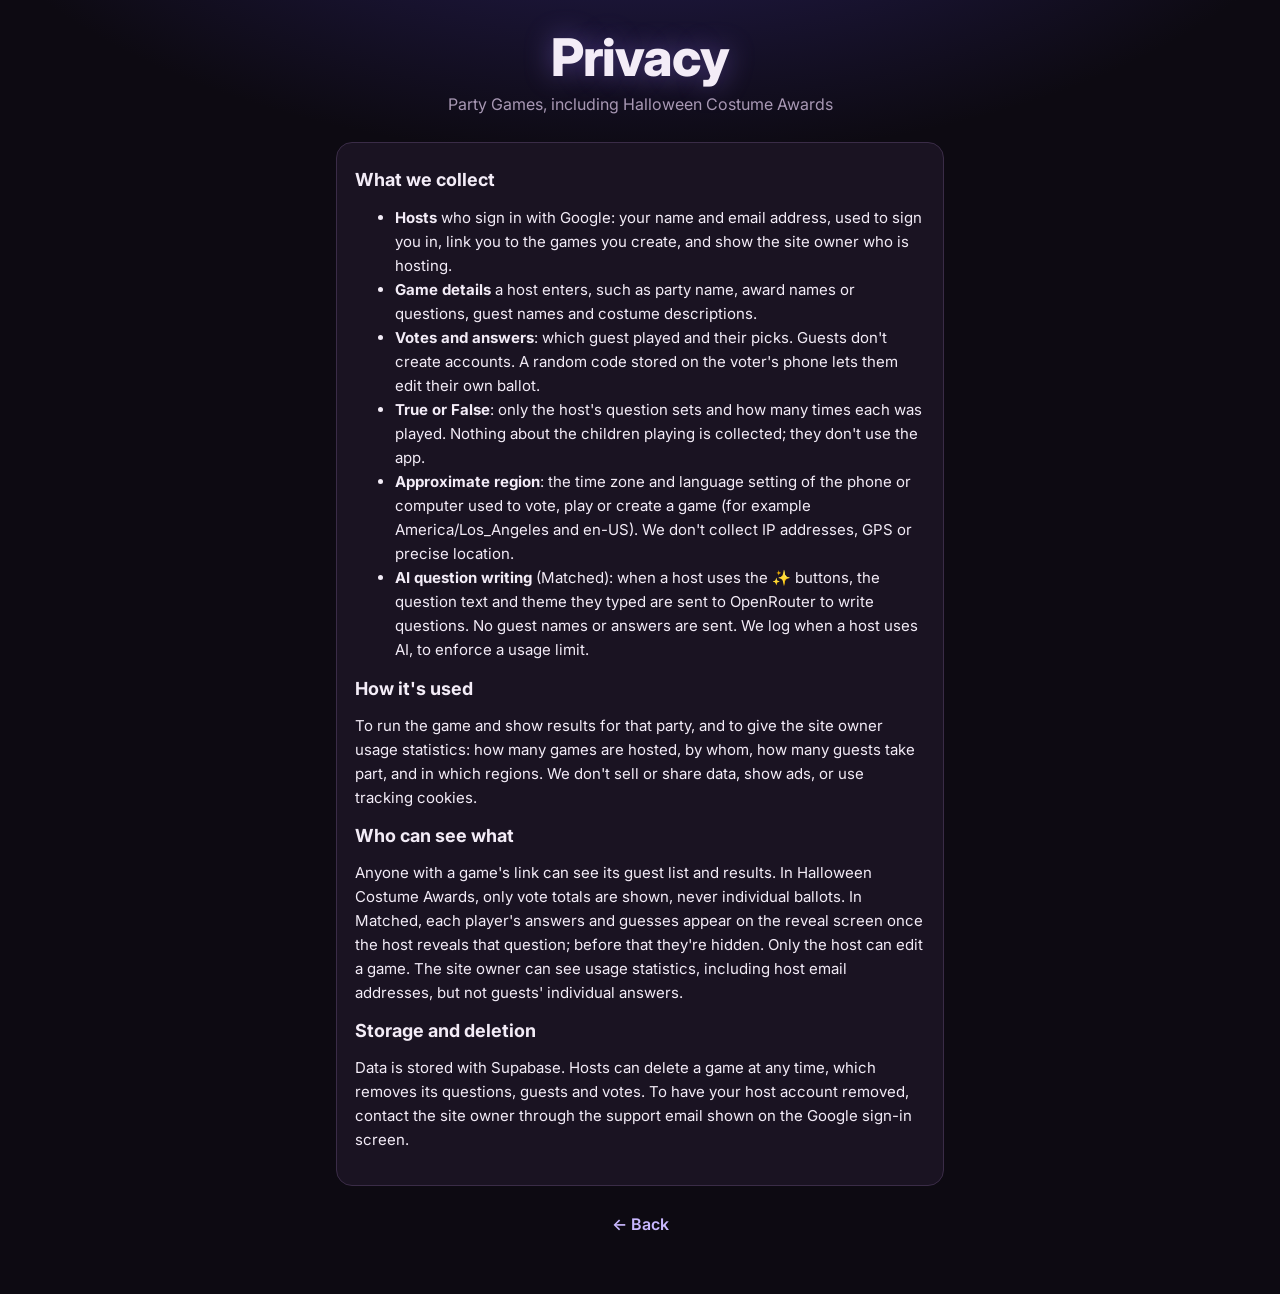
<file: privacy.html>
<!doctype html>
<html lang="en"><head>
<meta charset="utf-8"><meta name="viewport" content="width=device-width,initial-scale=1,viewport-fit=cover"><meta name="theme-color" content="#0d0a12">
<title>Privacy — Party Games</title>
<link rel="preconnect" href="https://fonts.googleapis.com">
<link href="https://fonts.googleapis.com/css2?family=Inter:wght@400;600;700;800&display=swap" rel="stylesheet">
<link rel="stylesheet" href="styles.css">
<style>.doc p,.doc li{color:var(--ink);line-height:1.6;font-size:15px}.doc h2{margin-top:8px}</style>
</head><body class="hub">
<div class="wrap" style="padding-bottom:48px">
  <header><h1>Privacy</h1><div class="sub">Party Games, including Halloween Costume Awards</div></header>
  <div class="card doc">
    <h2>What we collect</h2>
    <ul>
      <li><b>Hosts</b> who sign in with Google: your name and email address, used to sign you in, link you to the games you create, and show the site owner who is hosting.</li>
      <li><b>Game details</b> a host enters, such as party name, award names or questions, guest names and costume descriptions.</li>
      <li><b>Votes and answers</b>: which guest played and their picks. Guests don't create accounts. A random code stored on the voter's phone lets them edit their own ballot.</li>
      <li><b>True or False</b>: only the host's question sets and how many times each was played. Nothing about the children playing is collected; they don't use the app.</li>
      <li><b>Approximate region</b>: the time zone and language setting of the phone or computer used to vote, play or create a game (for example America/Los_Angeles and en-US). We don't collect IP addresses, GPS or precise location.</li>
      <li><b>AI question writing</b> (Matched): when a host uses the ✨ buttons, the question text and theme they typed are sent to OpenRouter to write questions. No guest names or answers are sent. We log when a host uses AI, to enforce a usage limit.</li>
    </ul>
    <h2>How it's used</h2>
    <p>To run the game and show results for that party, and to give the site owner usage statistics: how many games are hosted, by whom, how many guests take part, and in which regions. We don't sell or share data, show ads, or use tracking cookies.</p>
    <h2>Who can see what</h2>
    <p>Anyone with a game's link can see its guest list and results. In Halloween Costume Awards, only vote totals are shown, never individual ballots. In Matched, each player's answers and guesses appear on the reveal screen once the host reveals that question; before that they're hidden. Only the host can edit a game. The site owner can see usage statistics, including host email addresses, but not guests' individual answers.</p>
    <h2>Storage and deletion</h2>
    <p>Data is stored with Supabase. Hosts can delete a game at any time, which removes its questions, guests and votes. To have your host account removed, contact the site owner through the support email shown on the Google sign-in screen.</p>
  </div>
  <div style="text-align:center"><a class="cta" href="./">← Back</a></div>
</div>
</body></html>
</file>
<file: styles.css>
:root{
  --bg:#0d0a12; --panel:#1a1322; --panel2:#241a2e; --ink:#f3ecf7; --muted:#a898b4;
  --pumpkin:#ff7a1a; --pumpkin2:#ffb347; --slime:#8be04e; --line:#3a2c47;
}
*{box-sizing:border-box}
html,body{margin:0;background:var(--bg);color:var(--ink);font-family:"Inter",system-ui,-apple-system,sans-serif}
body{background:radial-gradient(1200px 600px at 50% -200px,#3b1d4d 0%,transparent 60%),var(--bg);min-height:100vh}
.wrap{max-width:640px;margin:0 auto;padding:20px 16px calc(110px + env(safe-area-inset-bottom))}
header{text-align:center;margin:12px 0 28px}
h1{font-family:"Creepster",cursive;font-weight:400;font-size:clamp(40px,10vw,64px);margin:0;line-height:1;
  color:var(--pumpkin);text-shadow:0 0 24px rgba(255,122,26,.45)}
.sub{color:var(--muted);margin-top:10px}
nav{display:flex;gap:8px;justify-content:center;margin-top:16px}
nav a{color:var(--ink);text-decoration:none;padding:11px 18px;border:1px solid var(--line);border-radius:999px;font-size:14px}
nav a.on{background:var(--pumpkin);border-color:var(--pumpkin);color:#1a0d00;font-weight:600}
.card{background:var(--panel);border:1px solid var(--line);border-radius:16px;padding:18px;margin-bottom:16px}
.card h2{margin:0 0 12px;font-size:18px;display:flex;gap:8px;align-items:center}
.card h2 .done{margin-left:auto;font-size:12px;color:var(--slime);font-weight:600}
.opts{display:grid;grid-template-columns:repeat(2,1fr);gap:10px}
@media(min-width:520px){.opts{grid-template-columns:repeat(3,1fr)}}
.opt{background:var(--panel2);border:1px solid var(--line);color:var(--ink);padding:14px 10px;min-height:52px;border-radius:12px;
  font-size:16px;cursor:pointer;transition:.15s;-webkit-tap-highlight-color:transparent;touch-action:manipulation;overflow-wrap:anywhere}
.opt:active{transform:scale(.97)}
.opt:hover{border-color:var(--pumpkin2)}
.opt.sel{background:var(--pumpkin);border-color:var(--pumpkin);color:#1a0d00;font-weight:600}
.bar{position:fixed;left:0;right:0;bottom:0;background:rgba(13,10,18,.92);backdrop-filter:blur(8px);
  border-top:1px solid var(--line);padding:12px 16px calc(12px + env(safe-area-inset-bottom))}
.bar .in{max-width:640px;margin:0 auto;display:flex;gap:12px;align-items:center}
.bar .status{flex:1;color:var(--muted);font-size:14px}
button.primary{background:var(--pumpkin);color:#1a0d00;border:0;border-radius:12px;padding:14px 22px;min-height:50px;font-weight:700;font-size:16px;cursor:pointer;touch-action:manipulation}
button.primary:disabled{opacity:.4;cursor:default}
.row{display:grid;grid-template-columns:1fr auto;gap:4px 10px;margin:10px 0}
.row .name{font-size:15px}.row .n{color:var(--muted);font-variant-numeric:tabular-nums;font-size:14px}
.track{grid-column:1/-1;height:10px;background:var(--panel2);border-radius:99px;overflow:hidden}
.fill{height:100%;background:linear-gradient(90deg,var(--pumpkin),var(--pumpkin2));border-radius:99px;transition:width .6s}
.row.lead .name{font-weight:700}.row.lead .name::before{content:"👑 "}
.empty{color:var(--muted);font-size:14px}
.badge{display:inline-block;font-size:12px;color:var(--muted);border:1px dashed var(--line);border-radius:8px;padding:4px 8px;margin-top:10px}
.toast{position:fixed;left:50%;top:20px;transform:translateX(-50%);background:var(--slime);color:#0d1a05;padding:10px 16px;
  border-radius:12px;font-weight:600;opacity:0;transition:.3s;pointer-events:none}
.toast.show{opacity:1}

/* ---- guest option with costume ---- */
.opts.people{grid-template-columns:1fr}
@media(min-width:520px){.opts.people{grid-template-columns:repeat(2,1fr)}}
.opts.people .opt{text-align:left;display:flex;flex-direction:column;gap:3px;padding:12px 14px}
.gname{font-weight:600}
.gcost{font-size:13px;color:var(--muted);line-height:1.3}
.opt.sel .gcost{color:#3d1d00}
.row .cost{grid-column:1/-1;font-size:12px;color:var(--muted);margin-top:-2px}
.notice{text-align:center;color:var(--muted);padding:32px 16px}

/* ---- admin ---- */
label.f{display:block;font-size:13px;color:var(--muted);margin:10px 0 6px}
input.in,textarea.in,select.in{width:100%;background:var(--panel2);border:1px solid var(--line);color:var(--ink);border-radius:10px;
  padding:12px;font:inherit;font-size:16px}
input.in:focus,textarea.in:focus,select.in:focus{outline:none;border-color:var(--pumpkin)}
textarea.in{resize:vertical;min-height:44px}
.item{border-top:1px solid var(--line);padding:12px 0;display:grid;gap:8px}
.item:first-of-type{border-top:0}
.item .line{display:flex;gap:8px}
.item .line .in{flex:1;min-width:0}
input.emo{width:56px!important;flex:0 0 56px!important;text-align:center;padding:12px 4px}
.tools{display:flex;gap:6px;justify-content:flex-end}
.ib{background:var(--panel2);border:1px solid var(--line);color:var(--ink);border-radius:10px;min-width:44px;min-height:44px;
  font-size:16px;cursor:pointer;touch-action:manipulation}
.ib:disabled{opacity:.3}
.ib.del{color:#ff6b6b}
.addbox{background:var(--panel2);border-radius:12px;padding:12px;margin-top:12px;display:grid;gap:8px}
.addbox .in{background:var(--bg)}
button.ghost{background:transparent;color:var(--ink);border:1px solid var(--line);border-radius:12px;padding:12px 16px;min-height:48px;font:inherit;font-weight:600;cursor:pointer}
button.danger{background:transparent;color:#ff6b6b;border:1px solid #6b2a2a;border-radius:12px;padding:12px 16px;min-height:48px;font:inherit;font-weight:600;cursor:pointer}
.stats{display:grid;grid-template-columns:repeat(3,1fr);gap:8px;margin-bottom:12px}
.stat{background:var(--panel2);border-radius:12px;padding:12px;text-align:center}
.stat b{display:block;font-size:24px;color:var(--pumpkin2)}
.stat span{font-size:12px;color:var(--muted)}
.share{display:flex;gap:8px}.share .in{flex:1;min-width:0;font-size:14px}
.err{color:#ff6b6b;font-size:14px;margin-top:8px}
.hidden{display:none!important}
/* ---- voter identity ---- */
.who .opt[disabled]{opacity:.45;cursor:default}
.who .opt .tag{font-size:12px;color:var(--slime);font-weight:600}
.who .opt.mine{border-color:var(--slime)}
.asme{display:flex;align-items:center;gap:10px;background:var(--panel2);border:1px solid var(--line);border-radius:12px;padding:12px 14px;margin-bottom:16px}
.asme b{flex:1}
.asme button{background:none;border:0;color:var(--pumpkin2);font:inherit;font-weight:600;cursor:pointer;min-height:44px;padding:0 4px}
.okbox{background:#16260d;border:1px solid #2f5a17;color:#c8f5a8;border-radius:12px;padding:12px 14px;margin-bottom:16px;font-size:14px}
.errbox{background:#2a1111;border:1px solid #6b2a2a;color:#ffb3b3;border-radius:12px;padding:12px 14px;margin-bottom:16px;font-size:14px}
.toggle{display:flex;align-items:center;justify-content:space-between;gap:12px;min-height:48px}
.switch{position:relative;width:56px;height:32px;flex:0 0 56px}
.switch input{opacity:0;width:0;height:0}
.switch span{position:absolute;inset:0;background:var(--panel2);border:1px solid var(--line);border-radius:99px;transition:.2s;cursor:pointer}
.switch span::after{content:"";position:absolute;left:3px;top:3px;width:24px;height:24px;border-radius:50%;background:var(--muted);transition:.2s}
.switch input:checked+span{background:var(--slime);border-color:var(--slime)}
.switch input:checked+span::after{transform:translateX(24px);background:#0d1a05}
select.in{appearance:none;background-image:linear-gradient(45deg,transparent 50%,var(--muted) 50%),linear-gradient(135deg,var(--muted) 50%,transparent 50%);
  background-position:calc(100% - 18px) 50%,calc(100% - 12px) 50%;background-size:6px 6px;background-repeat:no-repeat;padding-right:36px}
.voted-tag{font-size:12px;color:var(--slime);font-weight:600}

.gbtn{width:100%;display:flex;align-items:center;justify-content:center;gap:12px;background:#fff;color:#1f1f1f;border:0;border-radius:12px;
  min-height:52px;font:inherit;font-size:16px;font-weight:600;cursor:pointer;touch-action:manipulation}
.gbtn:disabled{opacity:.6}
.cta{display:block;text-align:center;margin-top:14px;color:var(--pumpkin2);font-weight:600;text-decoration:none;padding:12px}
details.alt{margin-top:16px;border-top:1px solid var(--line);padding-top:12px}
details.alt summary{color:var(--muted);font-size:14px;cursor:pointer;min-height:44px;display:flex;align-items:center;list-style:none}
details.alt summary::before{content:"▸";margin-right:8px}details.alt[open] summary::before{content:"▾"}

/* ---- Party Games hub (neutral theme; games keep their own look) ---- */
body.hub{--pumpkin:#9b7bff;--pumpkin2:#c9b8ff;--slime:#5fe0b5;
  background:radial-gradient(1200px 600px at 50% -200px,#2a2160 0%,transparent 60%),var(--bg)}
body.hub h1{font-family:"Inter",system-ui,sans-serif;font-weight:800;letter-spacing:-.02em;font-size:clamp(36px,9vw,52px);
  color:var(--ink);text-shadow:0 0 28px rgba(155,123,255,.45)}
.back{display:inline-flex;align-items:center;min-height:44px;color:var(--muted);text-decoration:none;font-size:14px;font-weight:600}
.back:hover{color:var(--ink)}
.games{display:grid;gap:12px}
a.game{display:flex;gap:14px;align-items:center;background:var(--panel);border:1px solid var(--line);border-radius:16px;
  padding:16px;color:var(--ink);text-decoration:none;transition:.15s}
a.game:hover{border-color:var(--pumpkin2)}
a.game .ico{font-size:34px;line-height:1;flex:0 0 auto}
a.game .txt{flex:1;min-width:0}
a.game b{display:block;font-size:17px}
a.game .sub{margin-top:4px;font-size:14px;line-height:1.4}
a.game .go{color:var(--pumpkin2);font-weight:600;font-size:14px;white-space:nowrap}
.game.soon{display:flex;gap:14px;align-items:center;border:1px dashed var(--line);border-radius:16px;padding:16px;color:var(--muted);font-size:14px}
</file>
